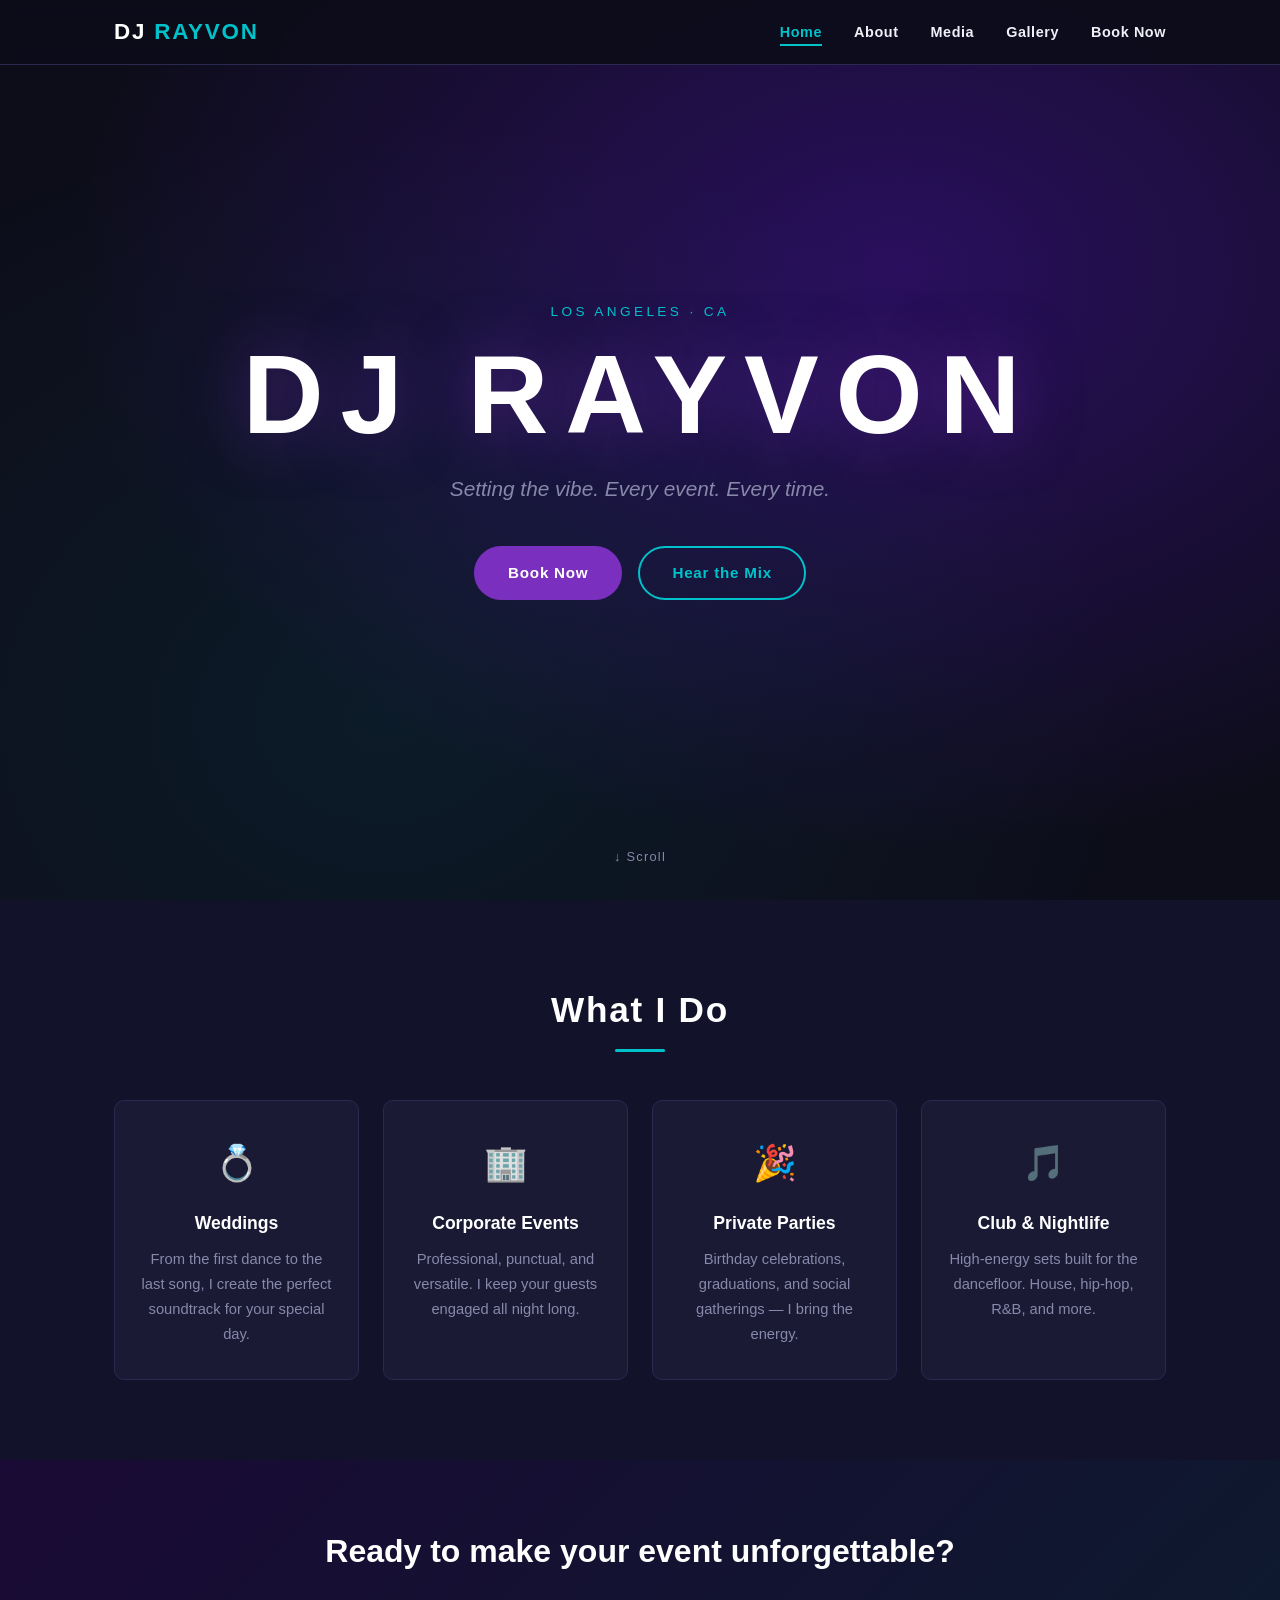
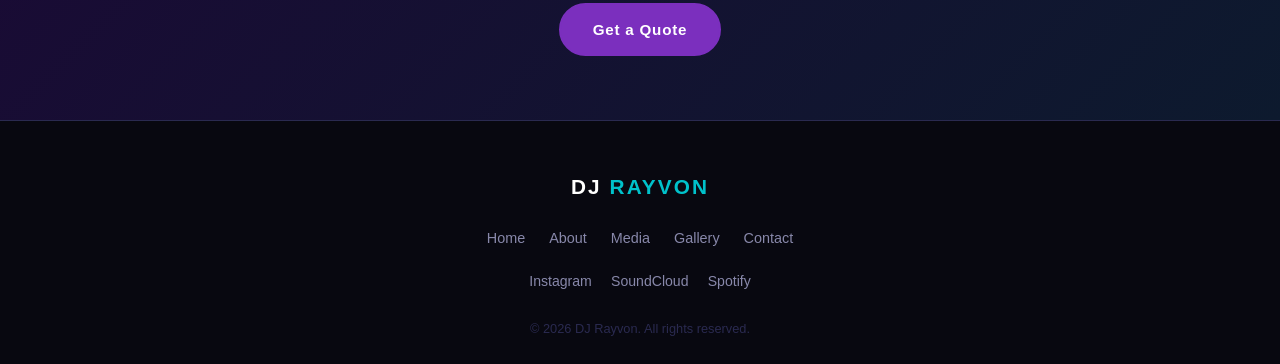
<file: index.html>
<!DOCTYPE html>
<html lang="en">
<head>
  <meta charset="UTF-8" />
  <meta name="viewport" content="width=device-width, initial-scale=1.0" />
  <meta name="description" content="DJ Rayvon – Professional DJ for weddings, corporate events, and nightlife. Book now." />
  <title>DJ Rayvon | Professional DJ</title>
  <link rel="stylesheet" href="style.css" />
</head>
<body>

  <!-- NAVBAR -->
  <nav class="navbar" id="navbar">
    <div class="nav-container">
      <a href="index.html" class="nav-logo">DJ <span>RAYVON</span></a>
      <button class="nav-toggle" id="navToggle" aria-label="Toggle menu">&#9776;</button>
      <ul class="nav-links" id="navLinks">
        <li><a href="index.html" class="active">Home</a></li>
        <li><a href="about.html">About</a></li>
        <li><a href="media.html">Media</a></li>
        <li><a href="gallery.html">Gallery</a></li>
        <li><a href="contact.html">Book Now</a></li>
      </ul>
    </div>
  </nav>

  <!-- HERO -->
  <section class="hero">
    <div class="hero-overlay"></div>
    <div class="hero-content">
      <p class="hero-sub">Los Angeles · CA</p>
      <h1 class="hero-title">DJ RAYVON</h1>
      <p class="hero-tagline">Setting the vibe. Every event. Every time.</p>
      <div class="hero-btns">
        <a href="contact.html" class="btn btn-primary">Book Now</a>
        <a href="media.html" class="btn btn-outline">Hear the Mix</a>
      </div>
    </div>
    <div class="hero-scroll">&#8595; Scroll</div>
  </section>

  <!-- SERVICES -->
  <section class="section services">
    <div class="container">
      <h2 class="section-title">What I Do</h2>
      <div class="services-grid">
        <div class="service-card">
          <div class="service-icon">💍</div>
          <h3>Weddings</h3>
          <p>From the first dance to the last song, I create the perfect soundtrack for your special day.</p>
        </div>
        <div class="service-card">
          <div class="service-icon">🏢</div>
          <h3>Corporate Events</h3>
          <p>Professional, punctual, and versatile. I keep your guests engaged all night long.</p>
        </div>
        <div class="service-card">
          <div class="service-icon">🎉</div>
          <h3>Private Parties</h3>
          <p>Birthday celebrations, graduations, and social gatherings — I bring the energy.</p>
        </div>
        <div class="service-card">
          <div class="service-icon">🎵</div>
          <h3>Club &amp; Nightlife</h3>
          <p>High-energy sets built for the dancefloor. House, hip-hop, R&amp;B, and more.</p>
        </div>
      </div>
    </div>
  </section>

  <!-- CTA -->
  <section class="section cta-section">
    <div class="container cta-inner">
      <h2>Ready to make your event unforgettable?</h2>
      <a href="contact.html" class="btn btn-primary">Get a Quote</a>
    </div>
  </section>

  <!-- FOOTER -->
  <footer class="footer">
    <div class="container footer-inner">
      <p class="footer-logo">DJ <span>RAYVON</span></p>
      <ul class="footer-links">
        <li><a href="index.html">Home</a></li>
        <li><a href="about.html">About</a></li>
        <li><a href="media.html">Media</a></li>
        <li><a href="gallery.html">Gallery</a></li>
        <li><a href="contact.html">Contact</a></li>
      </ul>
      <div class="footer-socials">
        <a href="https://instagram.com" target="_blank" rel="noopener">Instagram</a>
        <a href="https://soundcloud.com" target="_blank" rel="noopener">SoundCloud</a>
        <a href="https://open.spotify.com" target="_blank" rel="noopener">Spotify</a>
      </div>
      <p class="footer-copy">&copy; 2026 DJ Rayvon. All rights reserved.</p>
    </div>
  </footer>

  <script src="main.js"></script>
</body>
</html>
</file>
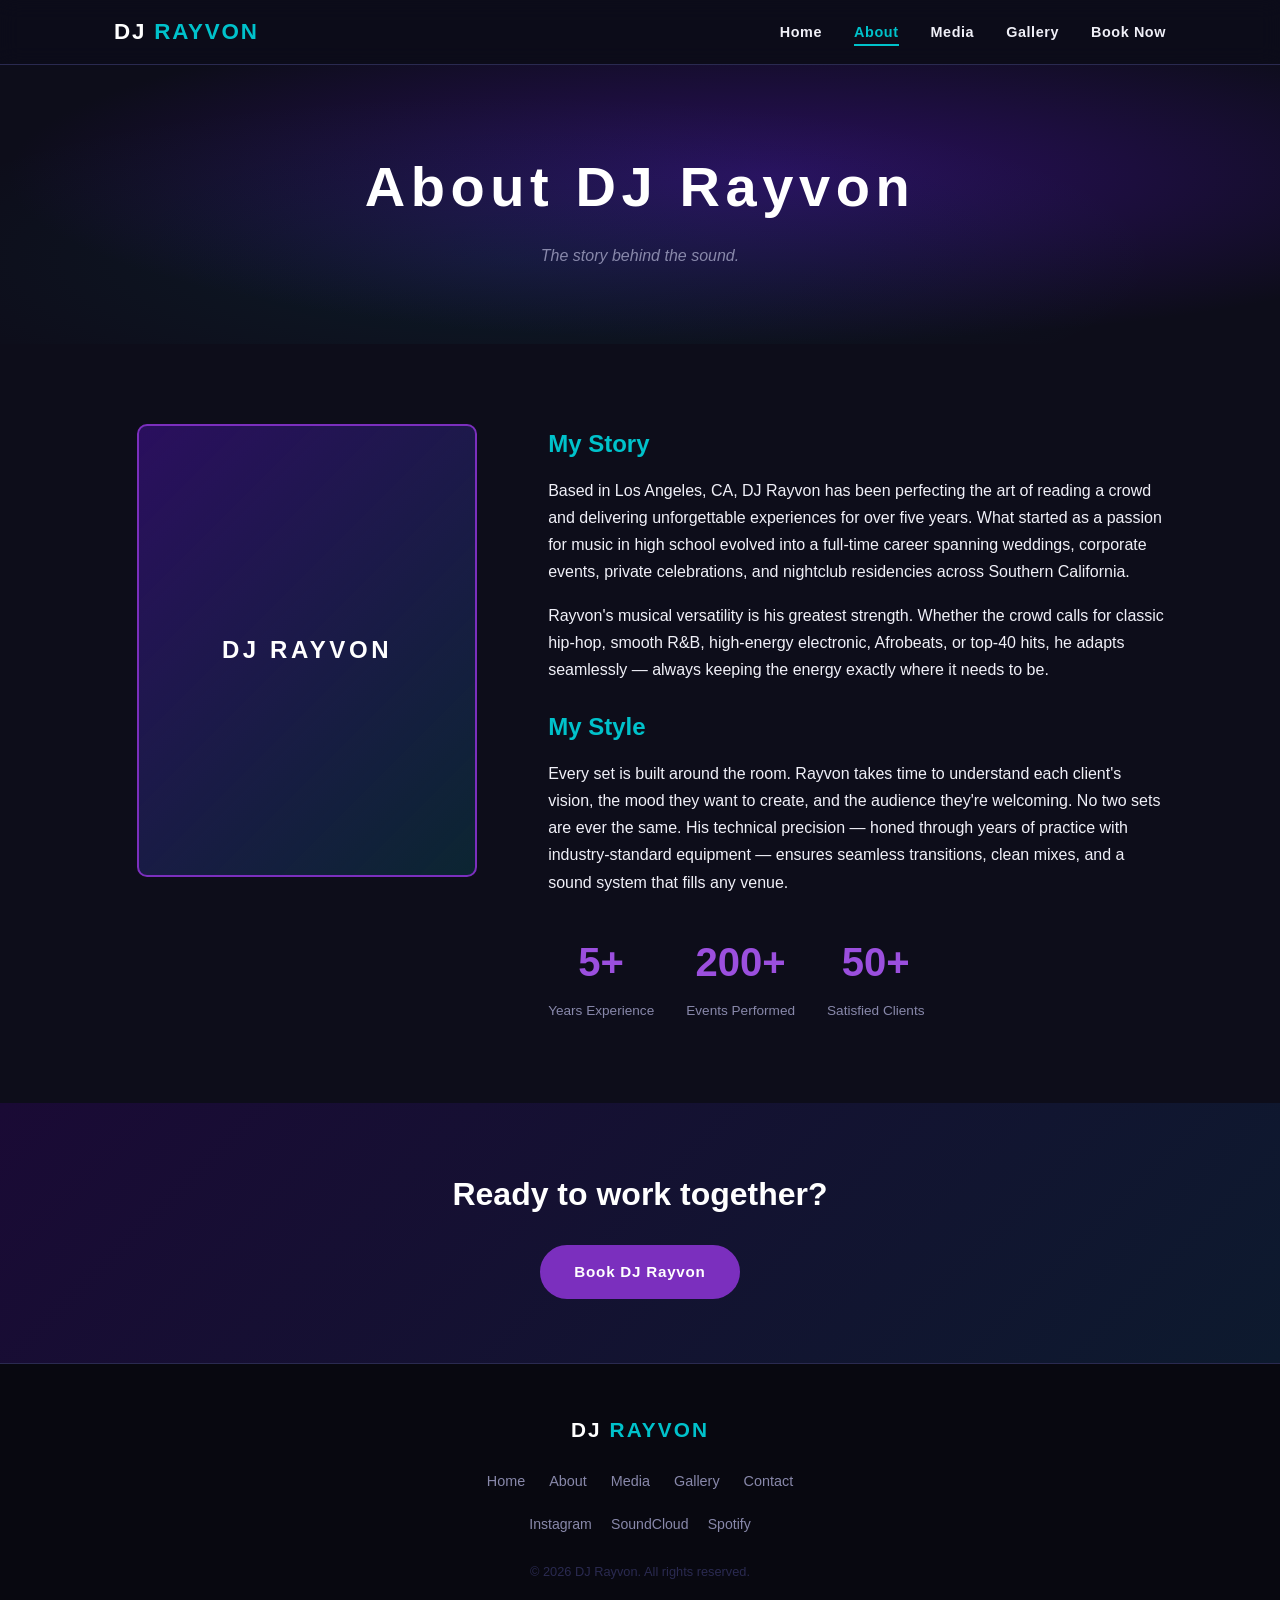
<file: about.html>
<!DOCTYPE html>
<html lang="en">
<head>
  <meta charset="UTF-8" />
  <meta name="viewport" content="width=device-width, initial-scale=1.0" />
  <meta name="description" content="About DJ Rayvon – background, musical style, and experience." />
  <title>About | DJ Rayvon</title>
  <link rel="stylesheet" href="style.css" />
</head>
<body>

  <nav class="navbar" id="navbar">
    <div class="nav-container">
      <a href="index.html" class="nav-logo">DJ <span>RAYVON</span></a>
      <button class="nav-toggle" id="navToggle" aria-label="Toggle menu">&#9776;</button>
      <ul class="nav-links" id="navLinks">
        <li><a href="index.html">Home</a></li>
        <li><a href="about.html" class="active">About</a></li>
        <li><a href="media.html">Media</a></li>
        <li><a href="gallery.html">Gallery</a></li>
        <li><a href="contact.html">Book Now</a></li>
      </ul>
    </div>
  </nav>

  <section class="page-hero">
    <div class="page-hero-overlay"></div>
    <div class="page-hero-content">
      <h1>About DJ Rayvon</h1>
      <p>The story behind the sound.</p>
    </div>
  </section>

  <section class="section about-section">
    <div class="container about-grid">
      <div class="about-img-wrapper">
        <div class="about-img-placeholder">
          <span>DJ RAYVON</span>
        </div>
      </div>
      <div class="about-text">
        <h2>My Story</h2>
        <p>Based in Los Angeles, CA, DJ Rayvon has been perfecting the art of reading a crowd and delivering unforgettable experiences for over five years. What started as a passion for music in high school evolved into a full-time career spanning weddings, corporate events, private celebrations, and nightclub residencies across Southern California.</p>
        <p>Rayvon's musical versatility is his greatest strength. Whether the crowd calls for classic hip-hop, smooth R&amp;B, high-energy electronic, Afrobeats, or top-40 hits, he adapts seamlessly — always keeping the energy exactly where it needs to be.</p>
        <h2>My Style</h2>
        <p>Every set is built around the room. Rayvon takes time to understand each client's vision, the mood they want to create, and the audience they're welcoming. No two sets are ever the same. His technical precision — honed through years of practice with industry-standard equipment — ensures seamless transitions, clean mixes, and a sound system that fills any venue.</p>
        <div class="about-stats">
          <div class="stat">
            <span class="stat-num">5+</span>
            <span class="stat-label">Years Experience</span>
          </div>
          <div class="stat">
            <span class="stat-num">200+</span>
            <span class="stat-label">Events Performed</span>
          </div>
          <div class="stat">
            <span class="stat-num">50+</span>
            <span class="stat-label">Satisfied Clients</span>
          </div>
        </div>
      </div>
    </div>
  </section>

  <section class="section cta-section">
    <div class="container cta-inner">
      <h2>Ready to work together?</h2>
      <a href="contact.html" class="btn btn-primary">Book DJ Rayvon</a>
    </div>
  </section>

  <footer class="footer">
    <div class="container footer-inner">
      <p class="footer-logo">DJ <span>RAYVON</span></p>
      <ul class="footer-links">
        <li><a href="index.html">Home</a></li>
        <li><a href="about.html">About</a></li>
        <li><a href="media.html">Media</a></li>
        <li><a href="gallery.html">Gallery</a></li>
        <li><a href="contact.html">Contact</a></li>
      </ul>
      <div class="footer-socials">
        <a href="https://instagram.com" target="_blank" rel="noopener">Instagram</a>
        <a href="https://soundcloud.com" target="_blank" rel="noopener">SoundCloud</a>
        <a href="https://open.spotify.com" target="_blank" rel="noopener">Spotify</a>
      </div>
      <p class="footer-copy">&copy; 2026 DJ Rayvon. All rights reserved.</p>
    </div>
  </footer>

  <script src="main.js"></script>
</body>
</html>
</file>
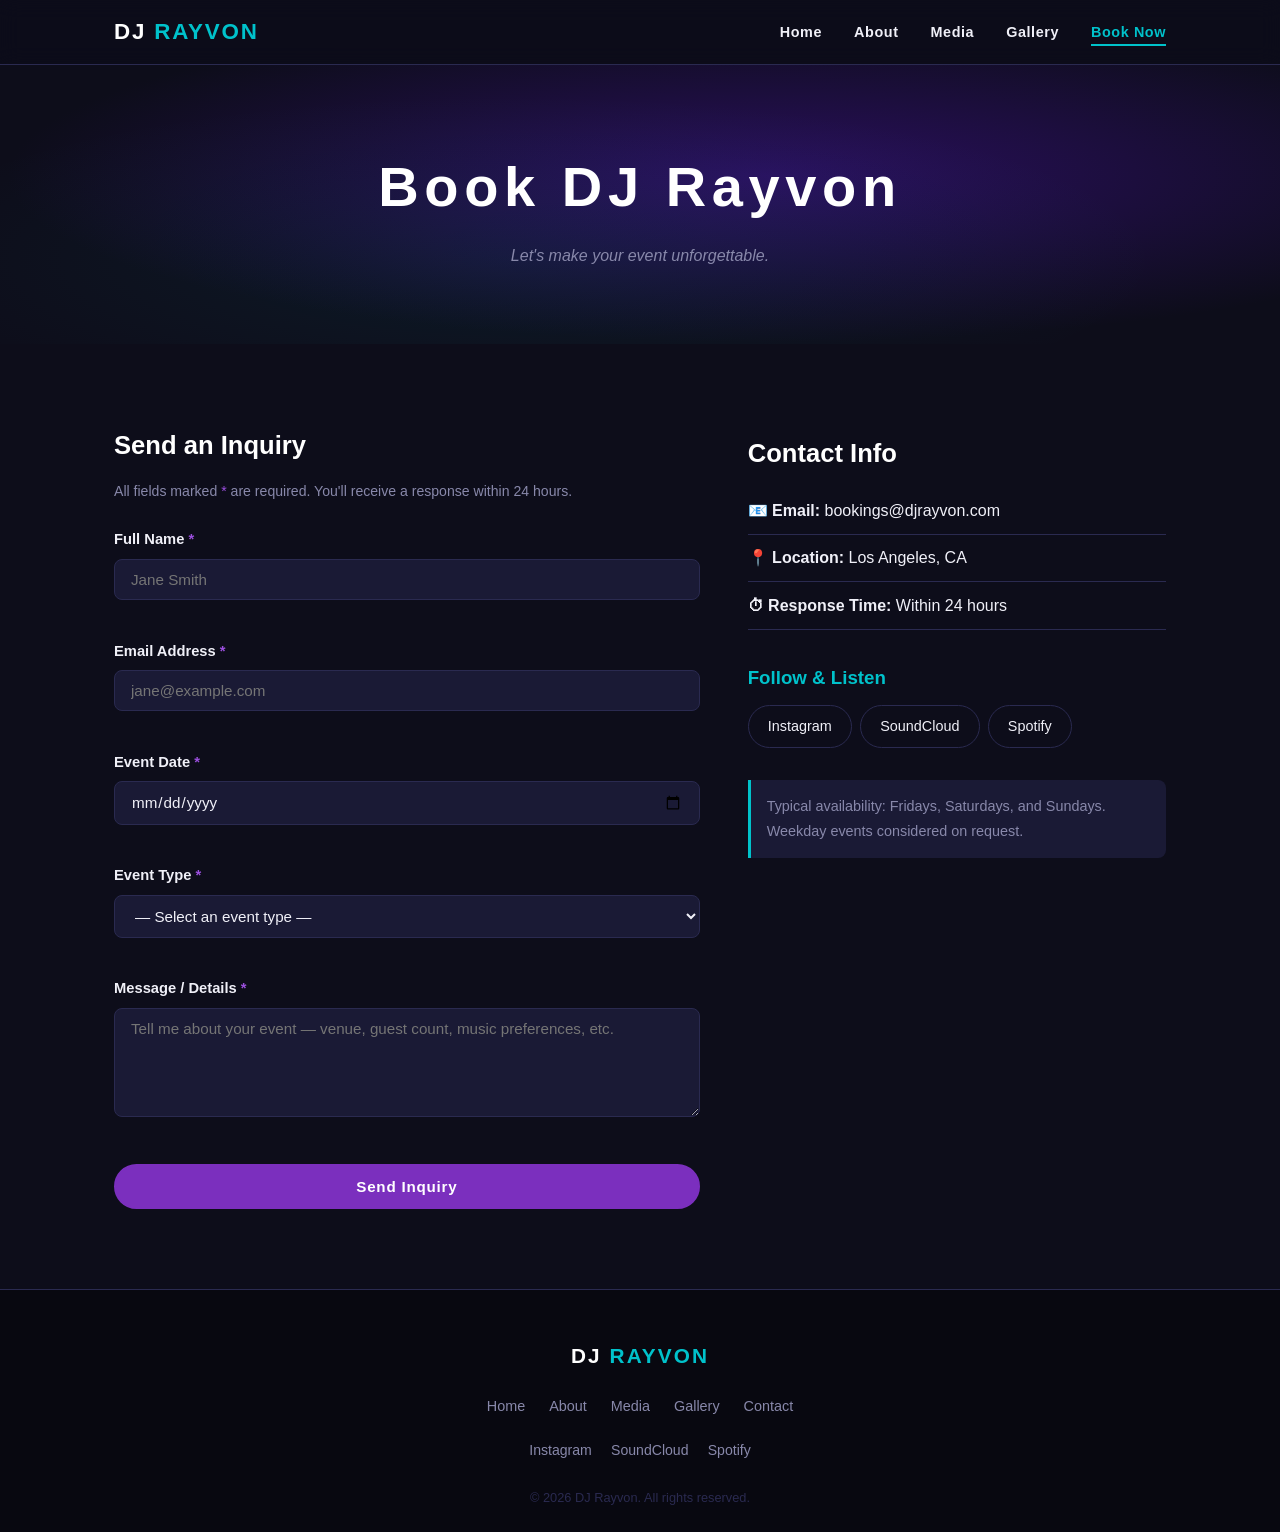
<file: contact.html>
<!DOCTYPE html>
<html lang="en">
<head>
  <meta charset="UTF-8" />
  <meta name="viewport" content="width=device-width, initial-scale=1.0" />
  <meta name="description" content="Book DJ Rayvon for your event. Fill out the inquiry form and get a response within 24 hours." />
  <title>Book Now | DJ Rayvon</title>
  <link rel="stylesheet" href="style.css" />
</head>
<body>

  <nav class="navbar" id="navbar">
    <div class="nav-container">
      <a href="index.html" class="nav-logo">DJ <span>RAYVON</span></a>
      <button class="nav-toggle" id="navToggle" aria-label="Toggle menu">&#9776;</button>
      <ul class="nav-links" id="navLinks">
        <li><a href="index.html">Home</a></li>
        <li><a href="about.html">About</a></li>
        <li><a href="media.html">Media</a></li>
        <li><a href="gallery.html">Gallery</a></li>
        <li><a href="contact.html" class="active">Book Now</a></li>
      </ul>
    </div>
  </nav>

  <section class="page-hero">
    <div class="page-hero-overlay"></div>
    <div class="page-hero-content">
      <h1>Book DJ Rayvon</h1>
      <p>Let's make your event unforgettable.</p>
    </div>
  </section>

  <section class="section contact-section">
    <div class="container contact-grid">

      <!-- FORM -->
      <div class="contact-form-wrapper">
        <h2>Send an Inquiry</h2>
        <p class="form-note">All fields marked <span class="req">*</span> are required. You'll receive a response within 24 hours.</p>

        <div class="success-message" id="successMsg" style="display:none;">
          ✅ Thank you! Your inquiry has been received. DJ Rayvon will be in touch within 24 hours.
        </div>

        <form id="bookingForm" action="https://formspree.io/f/demo" method="POST" novalidate>
          <div class="form-group">
            <label for="name">Full Name <span class="req">*</span></label>
            <input type="text" id="name" name="name" placeholder="Jane Smith" autocomplete="name" />
            <span class="field-error" id="nameError"></span>
          </div>

          <div class="form-group">
            <label for="email">Email Address <span class="req">*</span></label>
            <input type="email" id="email" name="email" placeholder="jane@example.com" autocomplete="email" />
            <span class="field-error" id="emailError"></span>
          </div>

          <div class="form-group">
            <label for="eventDate">Event Date <span class="req">*</span></label>
            <input type="date" id="eventDate" name="eventDate" />
            <span class="field-error" id="dateError"></span>
          </div>

          <div class="form-group">
            <label for="eventType">Event Type <span class="req">*</span></label>
            <select id="eventType" name="eventType">
              <option value="">— Select an event type —</option>
              <option value="wedding">Wedding</option>
              <option value="corporate">Corporate Event</option>
              <option value="birthday">Birthday Party</option>
              <option value="club">Club / Nightlife</option>
              <option value="other">Other</option>
            </select>
            <span class="field-error" id="typeError"></span>
          </div>

          <div class="form-group">
            <label for="message">Message / Details <span class="req">*</span></label>
            <textarea id="message" name="message" rows="5" placeholder="Tell me about your event — venue, guest count, music preferences, etc."></textarea>
            <span class="field-error" id="msgError"></span>
          </div>

          <button type="submit" class="btn btn-primary btn-full" id="submitBtn">Send Inquiry</button>
        </form>
      </div>

      <!-- CONTACT INFO -->
      <div class="contact-info">
        <h2>Contact Info</h2>
        <ul class="info-list">
          <li><strong>📧 Email:</strong> bookings@djrayvon.com</li>
          <li><strong>📍 Location:</strong> Los Angeles, CA</li>
          <li><strong>⏱ Response Time:</strong> Within 24 hours</li>
        </ul>
        <h3>Follow &amp; Listen</h3>
        <div class="social-links">
          <a href="https://instagram.com" target="_blank" rel="noopener" class="social-btn">Instagram</a>
          <a href="https://soundcloud.com" target="_blank" rel="noopener" class="social-btn">SoundCloud</a>
          <a href="https://open.spotify.com" target="_blank" rel="noopener" class="social-btn">Spotify</a>
        </div>
        <div class="contact-note">
          <p>Typical availability: Fridays, Saturdays, and Sundays. Weekday events considered on request.</p>
        </div>
      </div>

    </div>
  </section>

  <footer class="footer">
    <div class="container footer-inner">
      <p class="footer-logo">DJ <span>RAYVON</span></p>
      <ul class="footer-links">
        <li><a href="index.html">Home</a></li>
        <li><a href="about.html">About</a></li>
        <li><a href="media.html">Media</a></li>
        <li><a href="gallery.html">Gallery</a></li>
        <li><a href="contact.html">Contact</a></li>
      </ul>
      <div class="footer-socials">
        <a href="https://instagram.com" target="_blank" rel="noopener">Instagram</a>
        <a href="https://soundcloud.com" target="_blank" rel="noopener">SoundCloud</a>
        <a href="https://open.spotify.com" target="_blank" rel="noopener">Spotify</a>
      </div>
      <p class="footer-copy">&copy; 2026 DJ Rayvon. All rights reserved.</p>
    </div>
  </footer>

  <script src="main.js"></script>
</body>
</html>
</file>
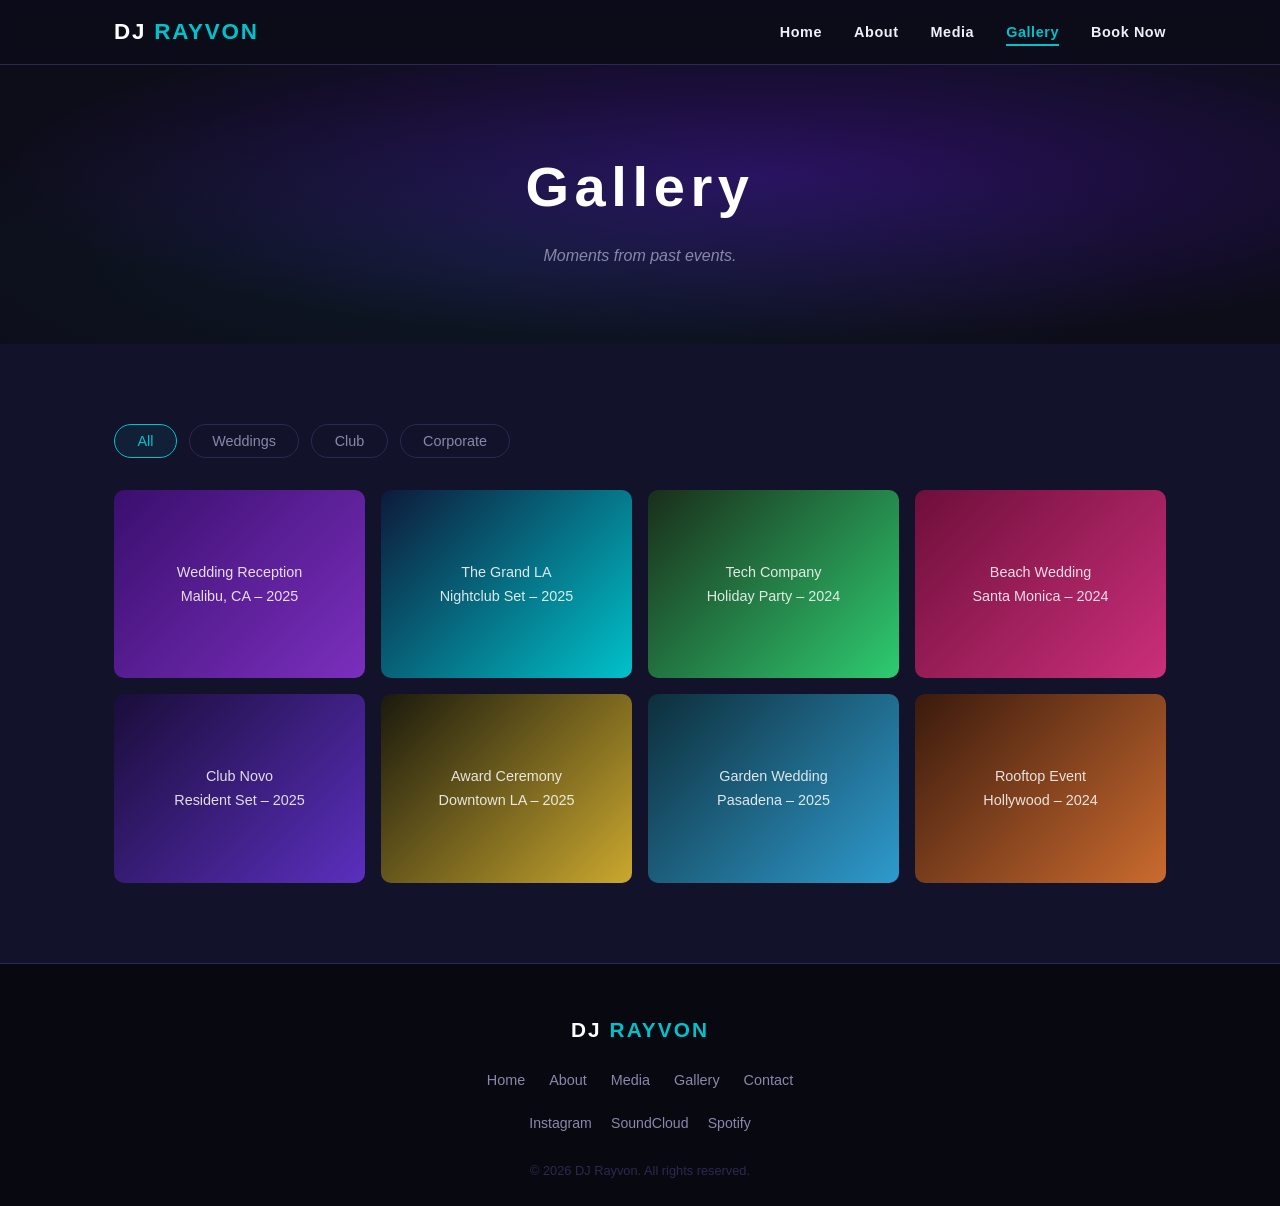
<file: gallery.html>
<!DOCTYPE html>
<html lang="en">
<head>
  <meta charset="UTF-8" />
  <meta name="viewport" content="width=device-width, initial-scale=1.0" />
  <meta name="description" content="Gallery of DJ Rayvon's past events and performances." />
  <title>Gallery | DJ Rayvon</title>
  <link rel="stylesheet" href="style.css" />
</head>
<body>

  <nav class="navbar" id="navbar">
    <div class="nav-container">
      <a href="index.html" class="nav-logo">DJ <span>RAYVON</span></a>
      <button class="nav-toggle" id="navToggle" aria-label="Toggle menu">&#9776;</button>
      <ul class="nav-links" id="navLinks">
        <li><a href="index.html">Home</a></li>
        <li><a href="about.html">About</a></li>
        <li><a href="media.html">Media</a></li>
        <li><a href="gallery.html" class="active">Gallery</a></li>
        <li><a href="contact.html">Book Now</a></li>
      </ul>
    </div>
  </nav>

  <section class="page-hero">
    <div class="page-hero-overlay"></div>
    <div class="page-hero-content">
      <h1>Gallery</h1>
      <p>Moments from past events.</p>
    </div>
  </section>

  <section class="section gallery-section">
    <div class="container">
      <div class="gallery-filter">
        <button class="filter-btn active" data-filter="all">All</button>
        <button class="filter-btn" data-filter="wedding">Weddings</button>
        <button class="filter-btn" data-filter="club">Club</button>
        <button class="filter-btn" data-filter="corporate">Corporate</button>
      </div>

      <div class="gallery-grid" id="galleryGrid">
        <div class="gallery-item" data-category="wedding">
          <div class="gallery-placeholder" style="background: linear-gradient(135deg,#3a0f6e,#7B2FBE);">
            <span>Wedding Reception<br>Malibu, CA – 2025</span>
          </div>
        </div>
        <div class="gallery-item" data-category="club">
          <div class="gallery-placeholder" style="background: linear-gradient(135deg,#0d1a3a,#00C2CB);">
            <span>The Grand LA<br>Nightclub Set – 2025</span>
          </div>
        </div>
        <div class="gallery-item" data-category="corporate">
          <div class="gallery-placeholder" style="background: linear-gradient(135deg,#1a2e1a,#2ecc71);">
            <span>Tech Company<br>Holiday Party – 2024</span>
          </div>
        </div>
        <div class="gallery-item" data-category="wedding">
          <div class="gallery-placeholder" style="background: linear-gradient(135deg,#6e0f3a,#CB2F7B);">
            <span>Beach Wedding<br>Santa Monica – 2024</span>
          </div>
        </div>
        <div class="gallery-item" data-category="club">
          <div class="gallery-placeholder" style="background: linear-gradient(135deg,#1a0d3a,#5B2FBE);">
            <span>Club Novo<br>Resident Set – 2025</span>
          </div>
        </div>
        <div class="gallery-item" data-category="corporate">
          <div class="gallery-placeholder" style="background: linear-gradient(135deg,#1a1a0d,#CBA82F);">
            <span>Award Ceremony<br>Downtown LA – 2025</span>
          </div>
        </div>
        <div class="gallery-item" data-category="wedding">
          <div class="gallery-placeholder" style="background: linear-gradient(135deg,#0d2e3a,#2F9BCE);">
            <span>Garden Wedding<br>Pasadena – 2025</span>
          </div>
        </div>
        <div class="gallery-item" data-category="club">
          <div class="gallery-placeholder" style="background: linear-gradient(135deg,#3a1a0d,#CB6B2F);">
            <span>Rooftop Event<br>Hollywood – 2024</span>
          </div>
        </div>
      </div>
    </div>
  </section>

  <footer class="footer">
    <div class="container footer-inner">
      <p class="footer-logo">DJ <span>RAYVON</span></p>
      <ul class="footer-links">
        <li><a href="index.html">Home</a></li>
        <li><a href="about.html">About</a></li>
        <li><a href="media.html">Media</a></li>
        <li><a href="gallery.html">Gallery</a></li>
        <li><a href="contact.html">Contact</a></li>
      </ul>
      <div class="footer-socials">
        <a href="https://instagram.com" target="_blank" rel="noopener">Instagram</a>
        <a href="https://soundcloud.com" target="_blank" rel="noopener">SoundCloud</a>
        <a href="https://open.spotify.com" target="_blank" rel="noopener">Spotify</a>
      </div>
      <p class="footer-copy">&copy; 2026 DJ Rayvon. All rights reserved.</p>
    </div>
  </footer>

  <script src="main.js"></script>
</body>
</html>
</file>
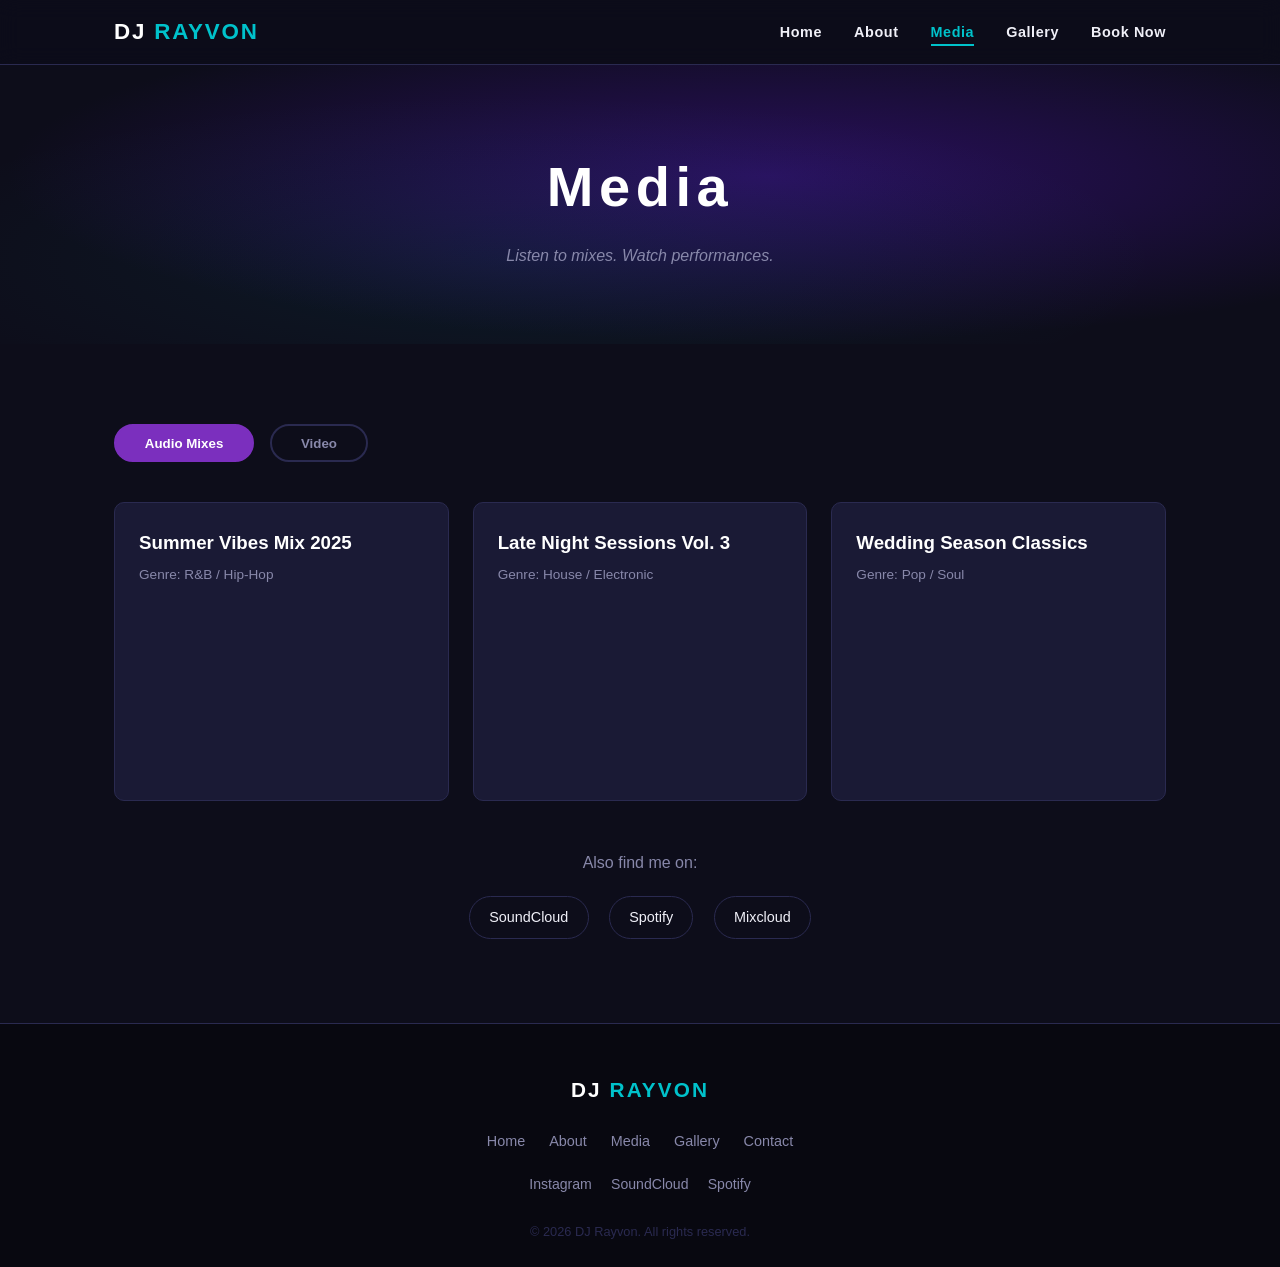
<file: media.html>
<!DOCTYPE html>
<html lang="en">
<head>
  <meta charset="UTF-8" />
  <meta name="viewport" content="width=device-width, initial-scale=1.0" />
  <meta name="description" content="Listen to DJ Rayvon's mixes and watch performance videos." />
  <title>Media | DJ Rayvon</title>
  <link rel="stylesheet" href="style.css" />
</head>
<body>

  <nav class="navbar" id="navbar">
    <div class="nav-container">
      <a href="index.html" class="nav-logo">DJ <span>RAYVON</span></a>
      <button class="nav-toggle" id="navToggle" aria-label="Toggle menu">&#9776;</button>
      <ul class="nav-links" id="navLinks">
        <li><a href="index.html">Home</a></li>
        <li><a href="about.html">About</a></li>
        <li><a href="media.html" class="active">Media</a></li>
        <li><a href="gallery.html">Gallery</a></li>
        <li><a href="contact.html">Book Now</a></li>
      </ul>
    </div>
  </nav>

  <section class="page-hero">
    <div class="page-hero-overlay"></div>
    <div class="page-hero-content">
      <h1>Media</h1>
      <p>Listen to mixes. Watch performances.</p>
    </div>
  </section>

  <!-- FILTER TABS -->
  <section class="section media-section">
    <div class="container">
      <div class="media-tabs">
        <button class="tab-btn active" data-tab="audio">Audio Mixes</button>
        <button class="tab-btn" data-tab="video">Video</button>
      </div>

      <!-- AUDIO -->
      <div class="media-tab-content active" id="audio">
        <div class="media-grid">
          <div class="media-card">
            <h3>Summer Vibes Mix 2025</h3>
            <p class="media-genre">Genre: R&amp;B / Hip-Hop</p>
            <div class="embed-wrapper">
              <iframe width="100%" height="166" scrolling="no" frameborder="no" allow="autoplay"
                src="https://w.soundcloud.com/player/?url=https%3A//soundcloud.com/soundcloud-demos/sets/soundcloud-demo-tracks&color=%237B2FBE&auto_play=false&hide_related=false&show_comments=false&show_user=true&show_reposts=false&show_teaser=false"
                title="Summer Vibes Mix 2025"></iframe>
            </div>
          </div>
          <div class="media-card">
            <h3>Late Night Sessions Vol. 3</h3>
            <p class="media-genre">Genre: House / Electronic</p>
            <div class="embed-wrapper">
              <iframe width="100%" height="166" scrolling="no" frameborder="no" allow="autoplay"
                src="https://w.soundcloud.com/player/?url=https%3A//soundcloud.com/soundcloud-demos/sets/soundcloud-demo-tracks&color=%237B2FBE&auto_play=false&hide_related=false&show_comments=false&show_user=true&show_reposts=false&show_teaser=false"
                title="Late Night Sessions Vol. 3"></iframe>
            </div>
          </div>
          <div class="media-card">
            <h3>Wedding Season Classics</h3>
            <p class="media-genre">Genre: Pop / Soul</p>
            <div class="embed-wrapper">
              <iframe width="100%" height="166" scrolling="no" frameborder="no" allow="autoplay"
                src="https://w.soundcloud.com/player/?url=https%3A//soundcloud.com/soundcloud-demos/sets/soundcloud-demo-tracks&color=%237B2FBE&auto_play=false&hide_related=false&show_comments=false&show_user=true&show_reposts=false&show_teaser=false"
                title="Wedding Season Classics"></iframe>
            </div>
          </div>
        </div>
      </div>

      <!-- VIDEO -->
      <div class="media-tab-content" id="video">
        <div class="media-grid">
          <div class="media-card">
            <h3>Live Set – The Grand LA</h3>
            <p class="media-genre">Nightclub performance, 2025</p>
            <div class="embed-wrapper video-embed">
              <iframe width="100%" height="315" src="https://www.youtube.com/embed/dQw4w9WgXcQ"
                title="Live Set at The Grand LA" frameborder="0"
                allow="accelerometer; autoplay; clipboard-write; encrypted-media; gyroscope; picture-in-picture"
                allowfullscreen></iframe>
            </div>
          </div>
          <div class="media-card">
            <h3>Wedding Highlight Reel 2025</h3>
            <p class="media-genre">Wedding reception, Malibu CA</p>
            <div class="embed-wrapper video-embed">
              <iframe width="100%" height="315" src="https://www.youtube.com/embed/dQw4w9WgXcQ"
                title="Wedding Highlight Reel" frameborder="0"
                allow="accelerometer; autoplay; clipboard-write; encrypted-media; gyroscope; picture-in-picture"
                allowfullscreen></iframe>
            </div>
          </div>
        </div>
      </div>

      <!-- Streaming links -->
      <div class="streaming-links">
        <p>Also find me on:</p>
        <a href="https://soundcloud.com" target="_blank" rel="noopener" class="stream-link">SoundCloud</a>
        <a href="https://open.spotify.com" target="_blank" rel="noopener" class="stream-link">Spotify</a>
        <a href="https://www.mixcloud.com" target="_blank" rel="noopener" class="stream-link">Mixcloud</a>
      </div>
    </div>
  </section>

  <footer class="footer">
    <div class="container footer-inner">
      <p class="footer-logo">DJ <span>RAYVON</span></p>
      <ul class="footer-links">
        <li><a href="index.html">Home</a></li>
        <li><a href="about.html">About</a></li>
        <li><a href="media.html">Media</a></li>
        <li><a href="gallery.html">Gallery</a></li>
        <li><a href="contact.html">Contact</a></li>
      </ul>
      <div class="footer-socials">
        <a href="https://instagram.com" target="_blank" rel="noopener">Instagram</a>
        <a href="https://soundcloud.com" target="_blank" rel="noopener">SoundCloud</a>
        <a href="https://open.spotify.com" target="_blank" rel="noopener">Spotify</a>
      </div>
      <p class="footer-copy">&copy; 2026 DJ Rayvon. All rights reserved.</p>
    </div>
  </footer>

  <script src="main.js"></script>
</body>
</html>
</file>
<file: style.css>
/* ============================================================
   DJ RAYVON – style.css
   Color palette: Dark #0D0D1A, Purple #7B2FBE, Teal #00C2CB
   ============================================================ */

/* ── RESET & BASE ─────────────────────────────────────────── */
*, *::before, *::after { box-sizing: border-box; margin: 0; padding: 0; }

:root {
  --dark:    #0D0D1A;
  --navy:    #12122A;
  --purple:  #7B2FBE;
  --purple-light: #9B4FDE;
  --teal:    #00C2CB;
  --white:   #FFFFFF;
  --offwhite:#F0F0F8;
  --muted:   #8888AA;
  --card-bg: #1A1A35;
  --border:  #2A2A50;
  --font-head: 'Trebuchet MS', Arial, sans-serif;
  --font-body: 'Calibri', Arial, sans-serif;
  --radius:  10px;
  --shadow:  0 4px 24px rgba(0,0,0,0.45);
  --transition: 0.3s ease;
}

html { scroll-behavior: smooth; }

body {
  background: var(--dark);
  color: var(--offwhite);
  font-family: var(--font-body);
  font-size: 16px;
  line-height: 1.7;
}

img { max-width: 100%; display: block; }
a { color: var(--teal); text-decoration: none; transition: color var(--transition); }
a:hover { color: var(--purple-light); }

.container { max-width: 1100px; margin: 0 auto; padding: 0 1.5rem; }
.section { padding: 5rem 0; }

/* ── BUTTONS ──────────────────────────────────────────────── */
.btn {
  display: inline-block;
  padding: 0.75rem 2rem;
  border-radius: 50px;
  font-family: var(--font-head);
  font-weight: 700;
  font-size: 0.95rem;
  letter-spacing: 0.05em;
  cursor: pointer;
  border: 2px solid transparent;
  transition: all var(--transition);
}
.btn-primary {
  background: var(--purple);
  color: var(--white);
  border-color: var(--purple);
}
.btn-primary:hover {
  background: var(--purple-light);
  border-color: var(--purple-light);
  color: var(--white);
  transform: translateY(-2px);
  box-shadow: 0 8px 24px rgba(123,47,190,0.4);
}
.btn-outline {
  background: transparent;
  color: var(--teal);
  border-color: var(--teal);
}
.btn-outline:hover {
  background: var(--teal);
  color: var(--dark);
  transform: translateY(-2px);
}
.btn-full { width: 100%; text-align: center; }

/* ── NAVBAR ───────────────────────────────────────────────── */
.navbar {
  position: fixed;
  top: 0; left: 0; right: 0;
  z-index: 1000;
  background: rgba(13,13,26,0.92);
  backdrop-filter: blur(10px);
  border-bottom: 1px solid var(--border);
  transition: box-shadow var(--transition);
}
.navbar.scrolled { box-shadow: 0 2px 20px rgba(0,0,0,0.6); }

.nav-container {
  max-width: 1100px;
  margin: 0 auto;
  padding: 0 1.5rem;
  height: 64px;
  display: flex;
  align-items: center;
  justify-content: space-between;
}
.nav-logo {
  font-family: var(--font-head);
  font-size: 1.4rem;
  font-weight: 900;
  color: var(--white);
  letter-spacing: 0.08em;
}
.nav-logo span { color: var(--teal); }
.nav-links {
  list-style: none;
  display: flex;
  gap: 2rem;
}
.nav-links a {
  color: var(--offwhite);
  font-family: var(--font-head);
  font-size: 0.9rem;
  font-weight: 600;
  letter-spacing: 0.04em;
  padding: 0.25rem 0;
  border-bottom: 2px solid transparent;
  transition: all var(--transition);
}
.nav-links a:hover,
.nav-links a.active {
  color: var(--teal);
  border-bottom-color: var(--teal);
}
.nav-toggle {
  display: none;
  background: none;
  border: none;
  color: var(--white);
  font-size: 1.5rem;
  cursor: pointer;
}

/* ── HERO ─────────────────────────────────────────────────── */
.hero {
  position: relative;
  min-height: 100vh;
  display: flex;
  align-items: center;
  justify-content: center;
  text-align: center;
  overflow: hidden;
  background: radial-gradient(ellipse at 70% 30%, #2a0f5e 0%, var(--dark) 65%);
}
.hero-overlay {
  position: absolute;
  inset: 0;
  background: radial-gradient(ellipse at 30% 80%, rgba(0,194,203,0.08) 0%, transparent 60%);
}
.hero-content {
  position: relative;
  z-index: 2;
  padding: 2rem 1.5rem;
}
.hero-sub {
  font-family: var(--font-head);
  font-size: 0.85rem;
  letter-spacing: 0.25em;
  color: var(--teal);
  text-transform: uppercase;
  margin-bottom: 1rem;
}
.hero-title {
  font-family: var(--font-head);
  font-size: clamp(3.5rem, 10vw, 7rem);
  font-weight: 900;
  color: var(--white);
  letter-spacing: 0.15em;
  line-height: 1;
  margin-bottom: 1.2rem;
  text-shadow: 0 0 60px rgba(123,47,190,0.5);
}
.hero-tagline {
  font-size: clamp(1rem, 2.5vw, 1.3rem);
  color: var(--muted);
  margin-bottom: 2.5rem;
  font-style: italic;
}
.hero-btns { display: flex; gap: 1rem; justify-content: center; flex-wrap: wrap; }
.hero-scroll {
  position: absolute;
  bottom: 2rem;
  left: 50%;
  transform: translateX(-50%);
  color: var(--muted);
  font-size: 0.8rem;
  letter-spacing: 0.1em;
  animation: bounce 2s infinite;
}
@keyframes bounce {
  0%,100% { transform: translateX(-50%) translateY(0); }
  50% { transform: translateX(-50%) translateY(6px); }
}

/* ── PAGE HERO (inner pages) ──────────────────────────────── */
.page-hero {
  position: relative;
  height: 280px;
  display: flex;
  align-items: center;
  justify-content: center;
  text-align: center;
  margin-top: 64px;
  background: radial-gradient(ellipse at 60% 40%, #2a0f5e 0%, var(--dark) 70%);
  overflow: hidden;
}
.page-hero-overlay {
  position: absolute;
  inset: 0;
  background: radial-gradient(ellipse at 40% 70%, rgba(0,194,203,0.07) 0%, transparent 60%);
}
.page-hero-content { position: relative; z-index: 2; }
.page-hero-content h1 {
  font-family: var(--font-head);
  font-size: clamp(2rem, 5vw, 3.5rem);
  font-weight: 900;
  color: var(--white);
  letter-spacing: 0.1em;
  margin-bottom: 0.5rem;
}
.page-hero-content p { color: var(--muted); font-style: italic; }

/* ── SECTION TITLE ────────────────────────────────────────── */
.section-title {
  font-family: var(--font-head);
  font-size: clamp(1.6rem, 3vw, 2.2rem);
  font-weight: 800;
  color: var(--white);
  text-align: center;
  margin-bottom: 3rem;
  letter-spacing: 0.05em;
}
.section-title::after {
  content: '';
  display: block;
  width: 50px;
  height: 3px;
  background: var(--teal);
  margin: 0.6rem auto 0;
  border-radius: 2px;
}

/* ── SERVICES ─────────────────────────────────────────────── */
.services { background: var(--navy); }
.services-grid {
  display: grid;
  grid-template-columns: repeat(auto-fit, minmax(230px, 1fr));
  gap: 1.5rem;
}
.service-card {
  background: var(--card-bg);
  border: 1px solid var(--border);
  border-radius: var(--radius);
  padding: 2rem 1.5rem;
  text-align: center;
  transition: transform var(--transition), border-color var(--transition), box-shadow var(--transition);
}
.service-card:hover {
  transform: translateY(-6px);
  border-color: var(--purple);
  box-shadow: 0 12px 30px rgba(123,47,190,0.2);
}
.service-icon { font-size: 2.2rem; margin-bottom: 1rem; }
.service-card h3 {
  font-family: var(--font-head);
  font-size: 1.1rem;
  color: var(--white);
  margin-bottom: 0.5rem;
}
.service-card p { color: var(--muted); font-size: 0.92rem; }

/* ── CTA SECTION ──────────────────────────────────────────── */
.cta-section {
  background: linear-gradient(135deg, #1a0a35, #0d1a2e);
  text-align: center;
  padding: 4rem 0;
}
.cta-inner h2 {
  font-family: var(--font-head);
  font-size: clamp(1.4rem, 3vw, 2rem);
  color: var(--white);
  margin-bottom: 1.5rem;
}

/* ── ABOUT ────────────────────────────────────────────────── */
.about-section { background: var(--dark); }
.about-grid {
  display: grid;
  grid-template-columns: 1fr 1.6fr;
  gap: 3rem;
  align-items: start;
}
.about-img-wrapper { display: flex; justify-content: center; }
.about-img-placeholder {
  width: 100%;
  max-width: 340px;
  aspect-ratio: 3/4;
  background: linear-gradient(135deg, #2a0f5e, #00C2CB22);
  border-radius: var(--radius);
  border: 2px solid var(--purple);
  display: flex;
  align-items: center;
  justify-content: center;
}
.about-img-placeholder span {
  font-family: var(--font-head);
  font-size: 1.5rem;
  font-weight: 900;
  color: var(--white);
  letter-spacing: 0.15em;
  text-align: center;
}
.about-text h2 {
  font-family: var(--font-head);
  font-size: 1.5rem;
  color: var(--teal);
  margin-bottom: 0.75rem;
  margin-top: 1.5rem;
}
.about-text h2:first-child { margin-top: 0; }
.about-text p { color: var(--offwhite); margin-bottom: 1rem; }
.about-stats {
  display: flex;
  gap: 2rem;
  margin-top: 2rem;
  flex-wrap: wrap;
}
.stat { text-align: center; }
.stat-num {
  display: block;
  font-family: var(--font-head);
  font-size: 2.5rem;
  font-weight: 900;
  color: var(--purple-light);
}
.stat-label { font-size: 0.85rem; color: var(--muted); }

/* ── MEDIA ────────────────────────────────────────────────── */
.media-section { background: var(--dark); }
.media-tabs { display: flex; gap: 1rem; margin-bottom: 2.5rem; }
.tab-btn {
  padding: 0.6rem 1.8rem;
  border-radius: 50px;
  border: 2px solid var(--border);
  background: transparent;
  color: var(--muted);
  font-family: var(--font-head);
  font-weight: 700;
  cursor: pointer;
  transition: all var(--transition);
}
.tab-btn.active, .tab-btn:hover {
  border-color: var(--purple);
  color: var(--white);
  background: var(--purple);
}
.media-tab-content { display: none; }
.media-tab-content.active { display: block; }
.media-grid {
  display: grid;
  grid-template-columns: repeat(auto-fit, minmax(300px, 1fr));
  gap: 1.5rem;
}
.media-card {
  background: var(--card-bg);
  border: 1px solid var(--border);
  border-radius: var(--radius);
  padding: 1.5rem;
  transition: border-color var(--transition);
}
.media-card:hover { border-color: var(--purple); }
.media-card h3 {
  font-family: var(--font-head);
  color: var(--white);
  margin-bottom: 0.25rem;
}
.media-genre { font-size: 0.85rem; color: var(--muted); margin-bottom: 1rem; }
.embed-wrapper { border-radius: 8px; overflow: hidden; }
.video-embed iframe { display: block; }
.streaming-links {
  margin-top: 3rem;
  text-align: center;
  color: var(--muted);
}
.streaming-links p { margin-bottom: 1rem; }
.stream-link {
  display: inline-block;
  margin: 0.25rem 0.5rem;
  padding: 0.5rem 1.2rem;
  border-radius: 50px;
  border: 1px solid var(--border);
  color: var(--offwhite);
  font-size: 0.9rem;
  transition: all var(--transition);
}
.stream-link:hover {
  border-color: var(--teal);
  color: var(--teal);
}

/* ── GALLERY ──────────────────────────────────────────────── */
.gallery-section { background: var(--navy); }
.gallery-filter { display: flex; gap: 0.75rem; margin-bottom: 2rem; flex-wrap: wrap; }
.filter-btn {
  padding: 0.5rem 1.4rem;
  border-radius: 50px;
  border: 1px solid var(--border);
  background: transparent;
  color: var(--muted);
  font-family: var(--font-head);
  font-size: 0.9rem;
  cursor: pointer;
  transition: all var(--transition);
}
.filter-btn.active, .filter-btn:hover {
  border-color: var(--teal);
  color: var(--teal);
  background: rgba(0,194,203,0.08);
}
.gallery-grid {
  display: grid;
  grid-template-columns: repeat(auto-fill, minmax(240px, 1fr));
  gap: 1rem;
}
.gallery-item { border-radius: var(--radius); overflow: hidden; cursor: pointer; }
.gallery-item.hidden { display: none; }
.gallery-placeholder {
  aspect-ratio: 4/3;
  display: flex;
  align-items: center;
  justify-content: center;
  font-family: var(--font-head);
  font-size: 0.9rem;
  color: rgba(255,255,255,0.85);
  text-align: center;
  padding: 1rem;
  transition: transform var(--transition), filter var(--transition);
}
.gallery-item:hover .gallery-placeholder {
  transform: scale(1.04);
  filter: brightness(1.15);
}

/* ── CONTACT ──────────────────────────────────────────────── */
.contact-section { background: var(--dark); }
.contact-grid {
  display: grid;
  grid-template-columns: 1.4fr 1fr;
  gap: 3rem;
  align-items: start;
}
.contact-form-wrapper h2,
.contact-info h2 {
  font-family: var(--font-head);
  font-size: 1.6rem;
  color: var(--white);
  margin-bottom: 0.75rem;
}
.form-note { color: var(--muted); font-size: 0.88rem; margin-bottom: 1.5rem; }
.req { color: var(--purple-light); }

.form-group { margin-bottom: 1.2rem; }
.form-group label {
  display: block;
  font-weight: 700;
  color: var(--offwhite);
  margin-bottom: 0.4rem;
  font-size: 0.92rem;
}
.form-group input,
.form-group select,
.form-group textarea {
  width: 100%;
  padding: 0.7rem 1rem;
  background: var(--card-bg);
  border: 1px solid var(--border);
  border-radius: 8px;
  color: var(--offwhite);
  font-family: var(--font-body);
  font-size: 0.95rem;
  transition: border-color var(--transition), box-shadow var(--transition);
}
.form-group input:focus,
.form-group select:focus,
.form-group textarea:focus {
  outline: none;
  border-color: var(--purple);
  box-shadow: 0 0 0 3px rgba(123,47,190,0.2);
}
.form-group input.error,
.form-group select.error,
.form-group textarea.error { border-color: #e05252; }
.form-group select option { background: var(--card-bg); }
.form-group textarea { resize: vertical; }

.field-error {
  display: block;
  color: #e05252;
  font-size: 0.82rem;
  margin-top: 0.3rem;
  min-height: 1.1em;
}

.success-message {
  background: rgba(0,194,100,0.12);
  border: 1px solid rgba(0,194,100,0.4);
  border-radius: var(--radius);
  padding: 1rem 1.2rem;
  color: #00c264;
  margin-bottom: 1.5rem;
  font-weight: 600;
}

.contact-info { padding-top: 0.5rem; }
.info-list { list-style: none; margin-bottom: 2rem; }
.info-list li {
  padding: 0.6rem 0;
  border-bottom: 1px solid var(--border);
  color: var(--offwhite);
}
.contact-info h3 {
  font-family: var(--font-head);
  color: var(--teal);
  margin-bottom: 0.75rem;
}
.social-links { display: flex; flex-wrap: wrap; gap: 0.5rem; margin-bottom: 2rem; }
.social-btn {
  padding: 0.5rem 1.2rem;
  border-radius: 50px;
  border: 1px solid var(--border);
  color: var(--offwhite);
  font-size: 0.9rem;
  transition: all var(--transition);
}
.social-btn:hover { border-color: var(--purple); color: var(--purple-light); }
.contact-note {
  background: var(--card-bg);
  border-left: 3px solid var(--teal);
  border-radius: 0 8px 8px 0;
  padding: 0.9rem 1rem;
  font-size: 0.9rem;
  color: var(--muted);
}

/* ── FOOTER ───────────────────────────────────────────────── */
.footer {
  background: #080810;
  border-top: 1px solid var(--border);
  padding: 3rem 0 1.5rem;
}
.footer-inner { text-align: center; }
.footer-logo {
  font-family: var(--font-head);
  font-size: 1.3rem;
  font-weight: 900;
  color: var(--white);
  letter-spacing: 0.1em;
  margin-bottom: 1.2rem;
}
.footer-logo span { color: var(--teal); }
.footer-links {
  list-style: none;
  display: flex;
  justify-content: center;
  flex-wrap: wrap;
  gap: 1.5rem;
  margin-bottom: 1.2rem;
}
.footer-links a { color: var(--muted); font-size: 0.9rem; }
.footer-links a:hover { color: var(--teal); }
.footer-socials {
  display: flex;
  justify-content: center;
  gap: 1.2rem;
  margin-bottom: 1.5rem;
}
.footer-socials a { color: var(--muted); font-size: 0.88rem; }
.footer-socials a:hover { color: var(--purple-light); }
.footer-copy { color: var(--border); font-size: 0.8rem; }

/* ── RESPONSIVE ───────────────────────────────────────────── */
@media (max-width: 768px) {
  .nav-toggle { display: block; }
  .nav-links {
    display: none;
    flex-direction: column;
    position: absolute;
    top: 64px; left: 0; right: 0;
    background: rgba(13,13,26,0.98);
    padding: 1.5rem;
    gap: 1.2rem;
    border-bottom: 1px solid var(--border);
  }
  .nav-links.open { display: flex; }

  .about-grid { grid-template-columns: 1fr; }
  .about-img-wrapper { max-width: 280px; margin: 0 auto; }
  .contact-grid { grid-template-columns: 1fr; }
  .hero-btns { flex-direction: column; align-items: center; }
}

@media (max-width: 480px) {
  .section { padding: 3rem 0; }
  .about-stats { justify-content: center; gap: 1.5rem; }
  .gallery-grid { grid-template-columns: 1fr 1fr; }
}
</file>
